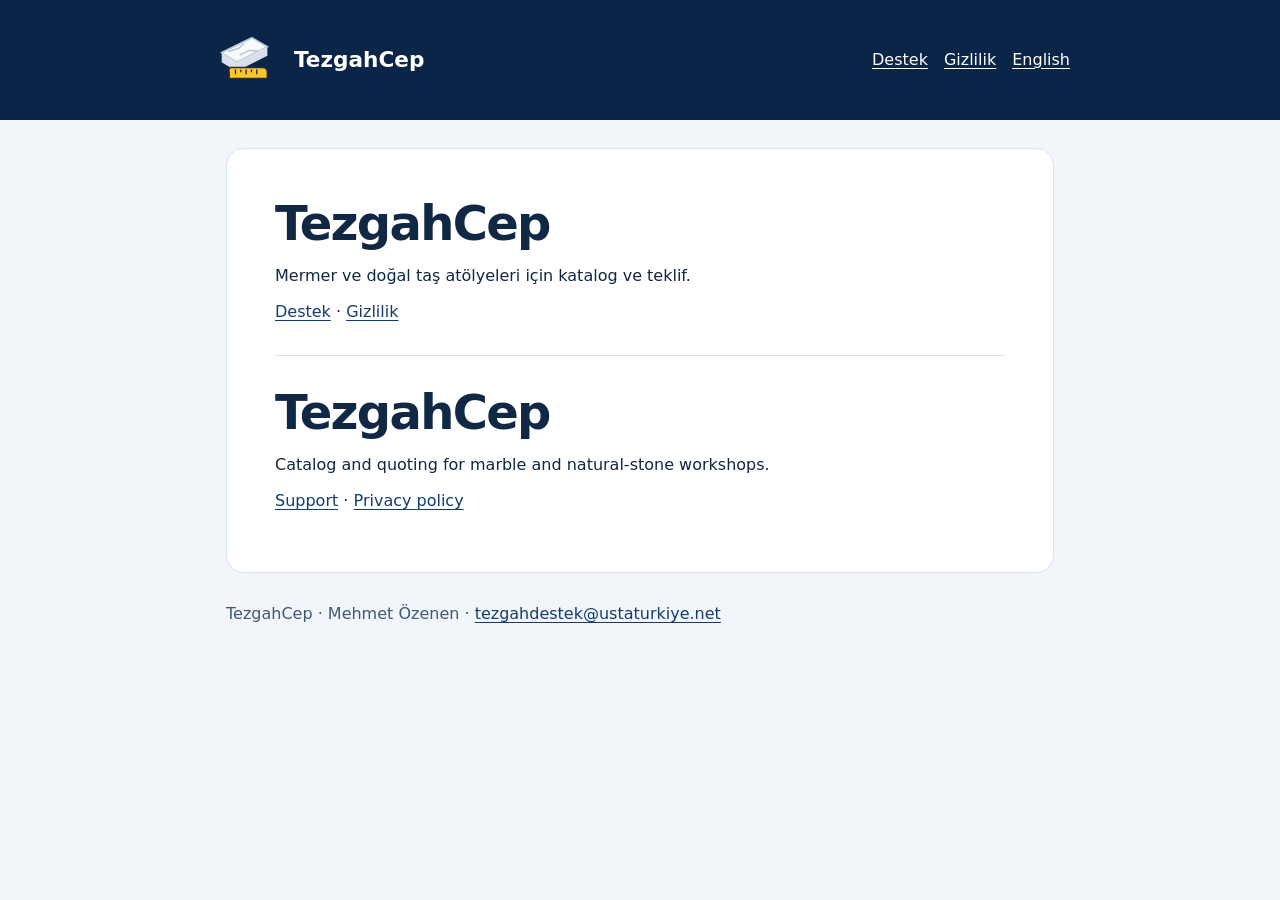
<file: index.html>
<!doctype html><html lang="tr"><head><meta charset="utf-8"><meta name="viewport" content="width=device-width,initial-scale=1"><title>Destek ve Gizlilik · TezgahCep</title><link rel="stylesheet" href="styles.css"></head><body>
<header><div class="shell"><img src="logo.svg" alt="TezgahCep" width="68"><strong>TezgahCep</strong><nav aria-label="Sayfalar"><a href="support.html">Destek</a><a href="privacy.html">Gizlilik</a><a href="#en" lang="en">English</a></nav></div></header>
<main><article><h1>TezgahCep</h1><p>Mermer ve doğal taş atölyeleri için katalog ve teklif.</p><p><a href="support.html">Destek</a> · <a href="privacy.html">Gizlilik</a></p><section lang="en" id="en"><h1>TezgahCep</h1><p>Catalog and quoting for marble and natural-stone workshops.</p><p><a href="support.html#en">Support</a> · <a href="privacy.html#en">Privacy policy</a></p></section></article></main><footer>TezgahCep · Mehmet Özenen · <a href="mailto:tezgahdestek@ustaturkiye.net">tezgahdestek@ustaturkiye.net</a></footer></body></html>
</file>
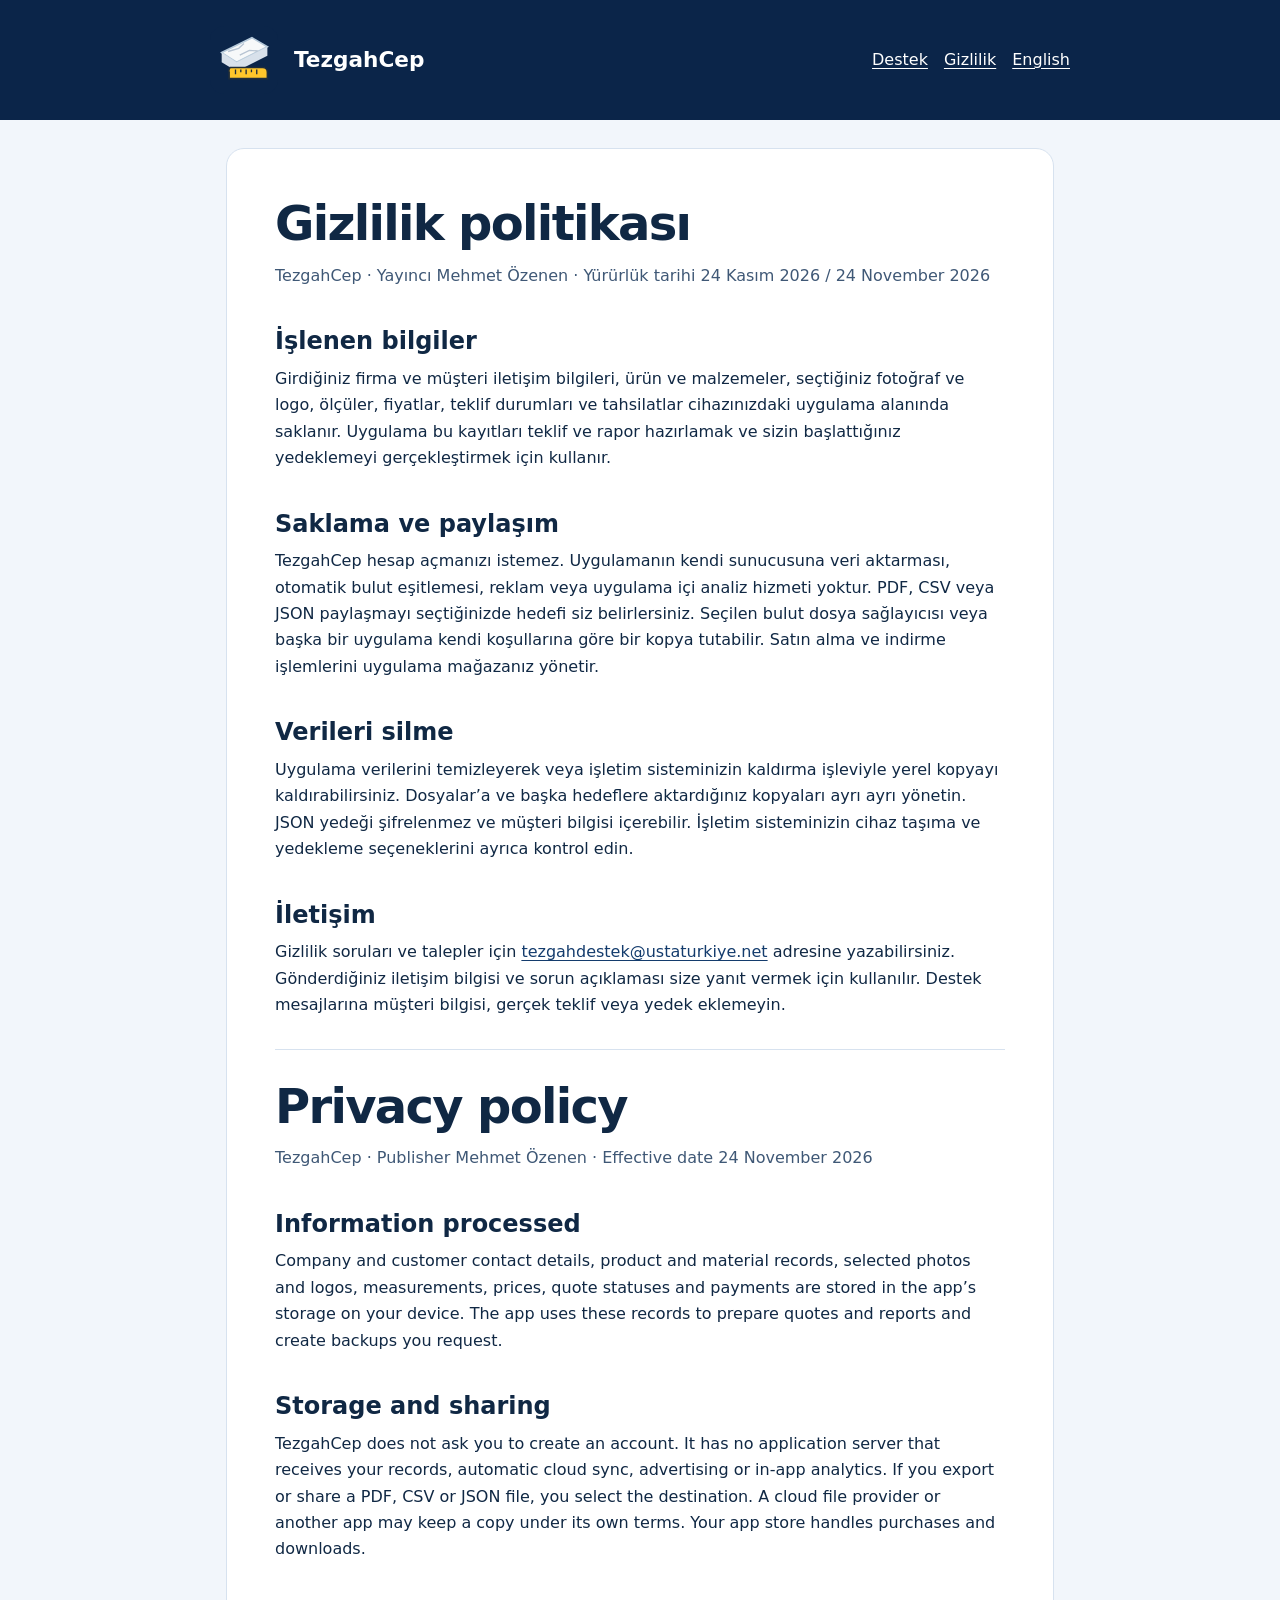
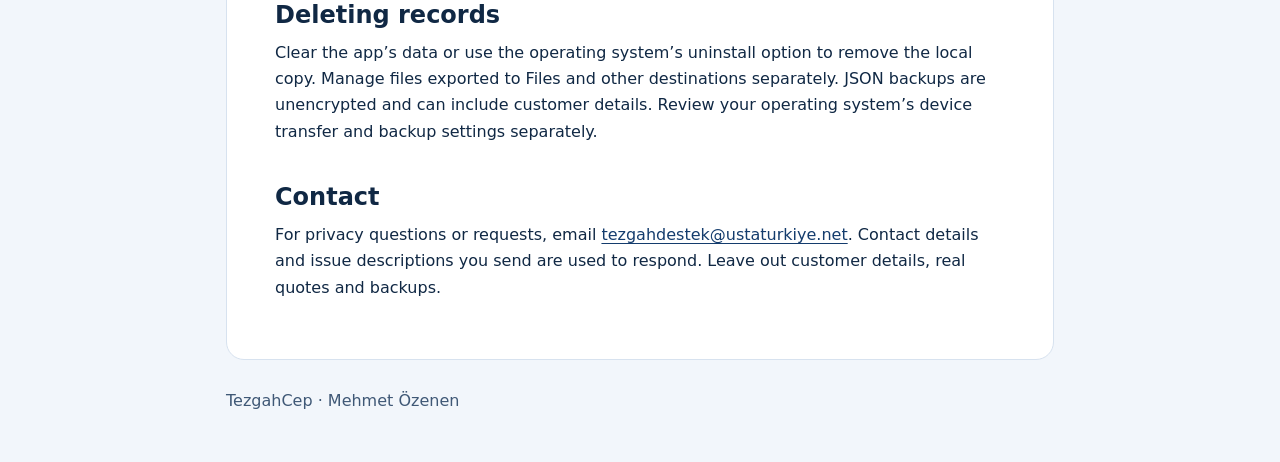
<file: privacy.html>
<!doctype html><html lang="tr"><head><meta charset="utf-8"><meta name="viewport" content="width=device-width,initial-scale=1"><title>Gizlilik / Privacy · TezgahCep</title><link rel="stylesheet" href="styles.css"></head><body>
<header><div class="shell"><img src="logo.svg" alt="TezgahCep" width="68"><strong>TezgahCep</strong><nav aria-label="Sayfalar"><a href="support.html">Destek</a><a href="privacy.html">Gizlilik</a><a href="#en" lang="en">English</a></nav></div></header>
<main><article>
<h1>Gizlilik politikası</h1><p class="meta">TezgahCep · Yayıncı Mehmet Özenen · Yürürlük tarihi 24 Kasım 2026 / 24 November 2026</p>
<h2>İşlenen bilgiler</h2><p>Girdiğiniz firma ve müşteri iletişim bilgileri, ürün ve malzemeler, seçtiğiniz fotoğraf ve logo, ölçüler, fiyatlar, teklif durumları ve tahsilatlar cihazınızdaki uygulama alanında saklanır. Uygulama bu kayıtları teklif ve rapor hazırlamak ve sizin başlattığınız yedeklemeyi gerçekleştirmek için kullanır.</p>
<h2>Saklama ve paylaşım</h2><p>TezgahCep hesap açmanızı istemez. Uygulamanın kendi sunucusuna veri aktarması, otomatik bulut eşitlemesi, reklam veya uygulama içi analiz hizmeti yoktur. PDF, CSV veya JSON paylaşmayı seçtiğinizde hedefi siz belirlersiniz. Seçilen bulut dosya sağlayıcısı veya başka bir uygulama kendi koşullarına göre bir kopya tutabilir. Satın alma ve indirme işlemlerini uygulama mağazanız yönetir.</p>
<h2>Verileri silme</h2><p>Uygulama verilerini temizleyerek veya işletim sisteminizin kaldırma işleviyle yerel kopyayı kaldırabilirsiniz. Dosyalar’a ve başka hedeflere aktardığınız kopyaları ayrı ayrı yönetin. JSON yedeği şifrelenmez ve müşteri bilgisi içerebilir. İşletim sisteminizin cihaz taşıma ve yedekleme seçeneklerini ayrıca kontrol edin.</p>
<h2>İletişim</h2><p>Gizlilik soruları ve talepler için <a href="mailto:tezgahdestek@ustaturkiye.net">tezgahdestek@ustaturkiye.net</a> adresine yazabilirsiniz. Gönderdiğiniz iletişim bilgisi ve sorun açıklaması size yanıt vermek için kullanılır. Destek mesajlarına müşteri bilgisi, gerçek teklif veya yedek eklemeyin.</p><section lang="en" id="en">
<h1>Privacy policy</h1><p class="meta">TezgahCep · Publisher Mehmet Özenen · Effective date 24 November 2026</p>
<h2>Information processed</h2><p>Company and customer contact details, product and material records, selected photos and logos, measurements, prices, quote statuses and payments are stored in the app’s storage on your device. The app uses these records to prepare quotes and reports and create backups you request.</p>
<h2>Storage and sharing</h2><p>TezgahCep does not ask you to create an account. It has no application server that receives your records, automatic cloud sync, advertising or in-app analytics. If you export or share a PDF, CSV or JSON file, you select the destination. A cloud file provider or another app may keep a copy under its own terms. Your app store handles purchases and downloads.</p>
<h2>Deleting records</h2><p>Clear the app’s data or use the operating system’s uninstall option to remove the local copy. Manage files exported to Files and other destinations separately. JSON backups are unencrypted and can include customer details. Review your operating system’s device transfer and backup settings separately.</p>
<h2>Contact</h2><p>For privacy questions or requests, email <a href="mailto:tezgahdestek@ustaturkiye.net">tezgahdestek@ustaturkiye.net</a>. Contact details and issue descriptions you send are used to respond. Leave out customer details, real quotes and backups.</p></section></article></main><footer>TezgahCep · Mehmet Özenen</footer></body></html>
</file>
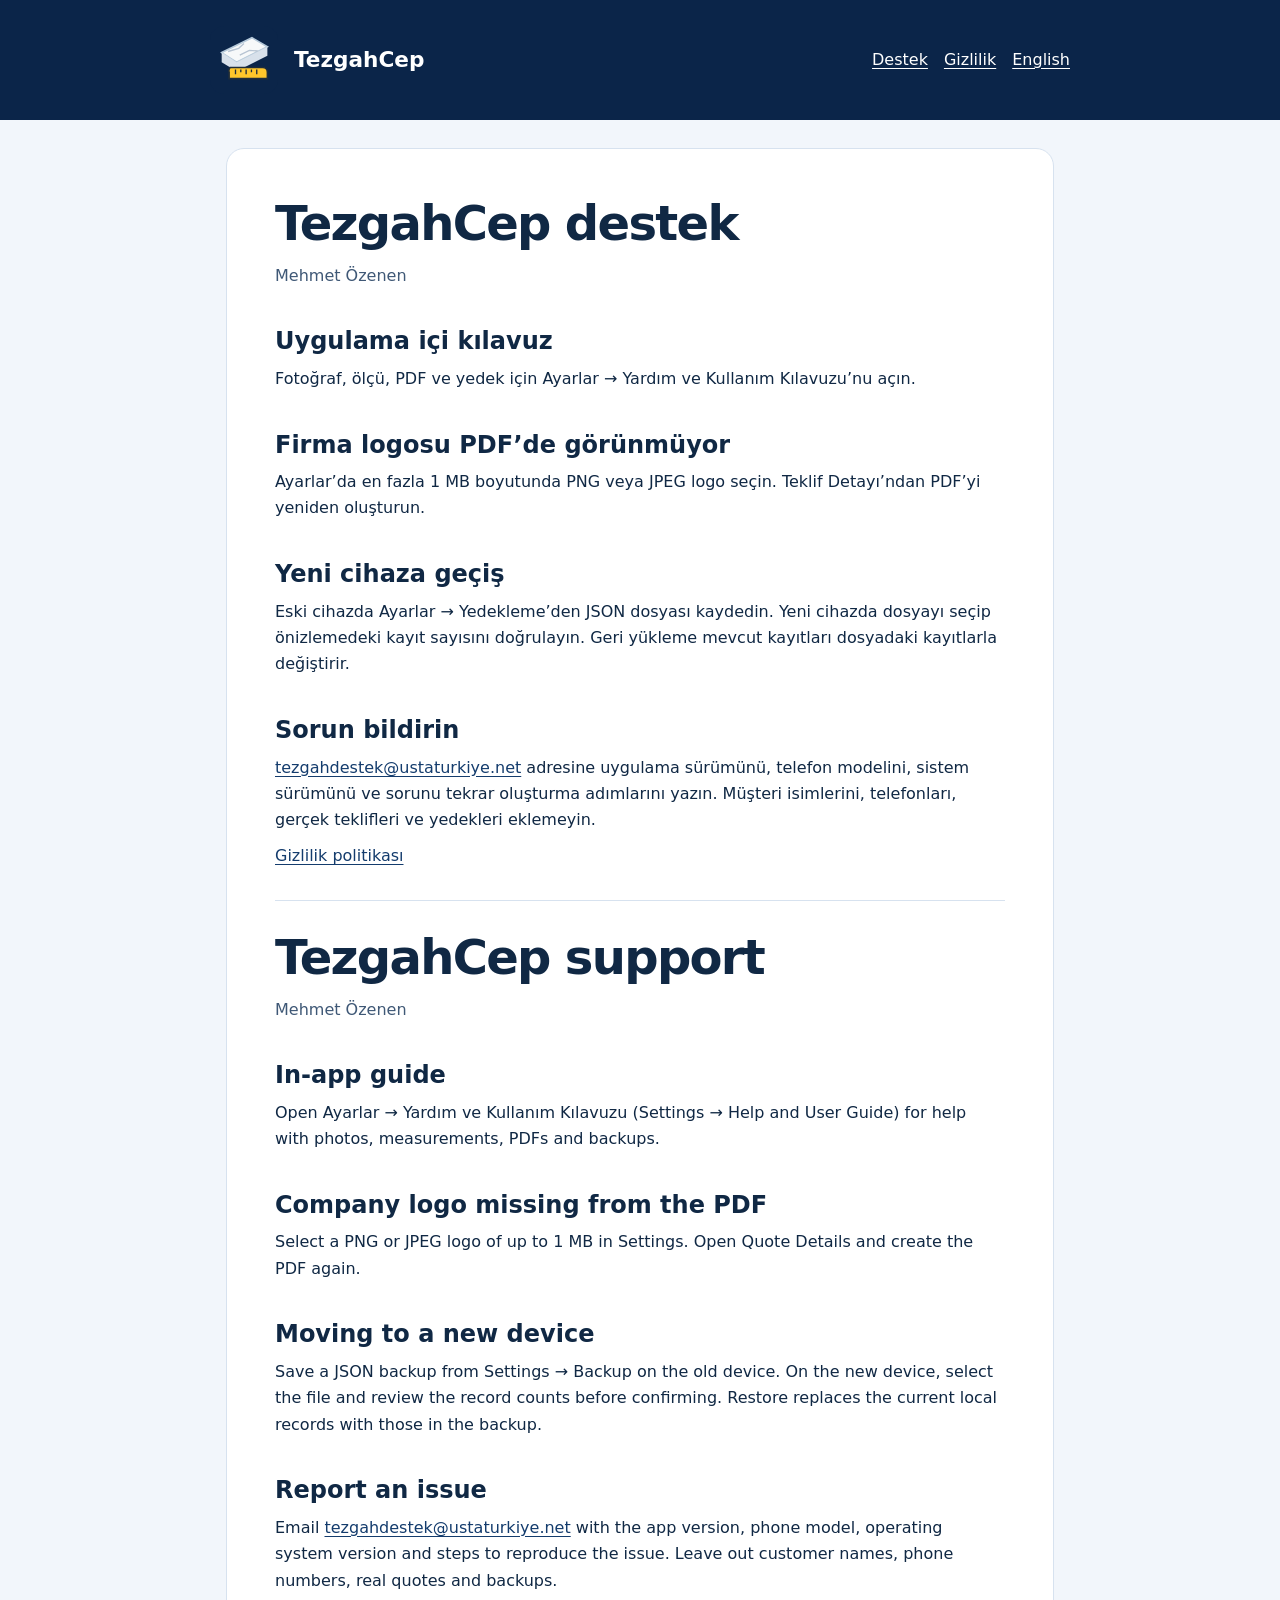
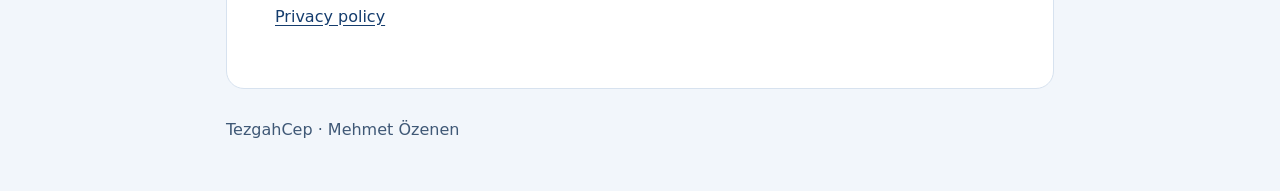
<file: support.html>
<!doctype html><html lang="tr"><head><meta charset="utf-8"><meta name="viewport" content="width=device-width,initial-scale=1"><title>Destek / Support · TezgahCep</title><link rel="stylesheet" href="styles.css"></head><body>
<header><div class="shell"><img src="logo.svg" alt="TezgahCep" width="68"><strong>TezgahCep</strong><nav aria-label="Sayfalar"><a href="support.html">Destek</a><a href="privacy.html">Gizlilik</a><a href="#en" lang="en">English</a></nav></div></header>
<main><article><h1>TezgahCep destek</h1><p class="meta">Mehmet Özenen</p>
<h2>Uygulama içi kılavuz</h2><p>Fotoğraf, ölçü, PDF ve yedek için Ayarlar → Yardım ve Kullanım Kılavuzu’nu açın.</p>
<h2>Firma logosu PDF’de görünmüyor</h2><p>Ayarlar’da en fazla 1 MB boyutunda PNG veya JPEG logo seçin. Teklif Detayı’ndan PDF’yi yeniden oluşturun.</p>
<h2>Yeni cihaza geçiş</h2><p>Eski cihazda Ayarlar → Yedekleme’den JSON dosyası kaydedin. Yeni cihazda dosyayı seçip önizlemedeki kayıt sayısını doğrulayın. Geri yükleme mevcut kayıtları dosyadaki kayıtlarla değiştirir.</p>
<h2>Sorun bildirin</h2><p><a href="mailto:tezgahdestek@ustaturkiye.net">tezgahdestek@ustaturkiye.net</a> adresine uygulama sürümünü, telefon modelini, sistem sürümünü ve sorunu tekrar oluşturma adımlarını yazın. Müşteri isimlerini, telefonları, gerçek teklifleri ve yedekleri eklemeyin.</p><p><a href="privacy.html">Gizlilik politikası</a></p><section lang="en" id="en">
<h1>TezgahCep support</h1><p class="meta">Mehmet Özenen</p>
<h2>In-app guide</h2><p>Open Ayarlar → Yardım ve Kullanım Kılavuzu (Settings → Help and User Guide) for help with photos, measurements, PDFs and backups.</p>
<h2>Company logo missing from the PDF</h2><p>Select a PNG or JPEG logo of up to 1 MB in Settings. Open Quote Details and create the PDF again.</p>
<h2>Moving to a new device</h2><p>Save a JSON backup from Settings → Backup on the old device. On the new device, select the file and review the record counts before confirming. Restore replaces the current local records with those in the backup.</p>
<h2>Report an issue</h2><p>Email <a href="mailto:tezgahdestek@ustaturkiye.net">tezgahdestek@ustaturkiye.net</a> with the app version, phone model, operating system version and steps to reproduce the issue. Leave out customer names, phone numbers, real quotes and backups.</p><p><a href="privacy.html#en">Privacy policy</a></p></section></article></main><footer>TezgahCep · Mehmet Özenen</footer></body></html>
</file>
<file: styles.css>
*{box-sizing:border-box}body{margin:0;background:#f2f6fb;color:#102844;font:16px/1.65 system-ui,'Segoe UI',sans-serif}
header{background:#0b2549;color:#fff;padding:26px 18px}.shell{max-width:860px;margin:auto;display:flex;align-items:center;gap:16px;flex-wrap:wrap}
header img{width:68px;height:68px;object-fit:contain;border-radius:14px}header strong{font-size:1.35rem}nav{margin-left:auto;display:flex;flex-wrap:wrap;gap:16px}nav a{color:#fff}
main{max-width:860px;margin:28px auto;padding:0 16px}article{background:#fff;padding:clamp(20px,5vw,48px);border:1px solid #d7e2ef;border-radius:18px}
h1{margin:0 0 12px;font-size:clamp(2rem,5vw,3rem);line-height:1.12;letter-spacing:-.035em}h2{line-height:1.25;margin:1.55em 0 .4em}p{margin:.6em 0}
a{color:#143c6d;text-underline-offset:.16em}.meta,footer{color:#3f5876}section[lang=en]{border-top:1px solid #d7e2ef;margin-top:30px;padding-top:30px}
footer{max-width:860px;margin:16px auto;padding:0 16px 32px}@media(max-width:460px){nav{margin-left:0;width:100%}}
</file>
